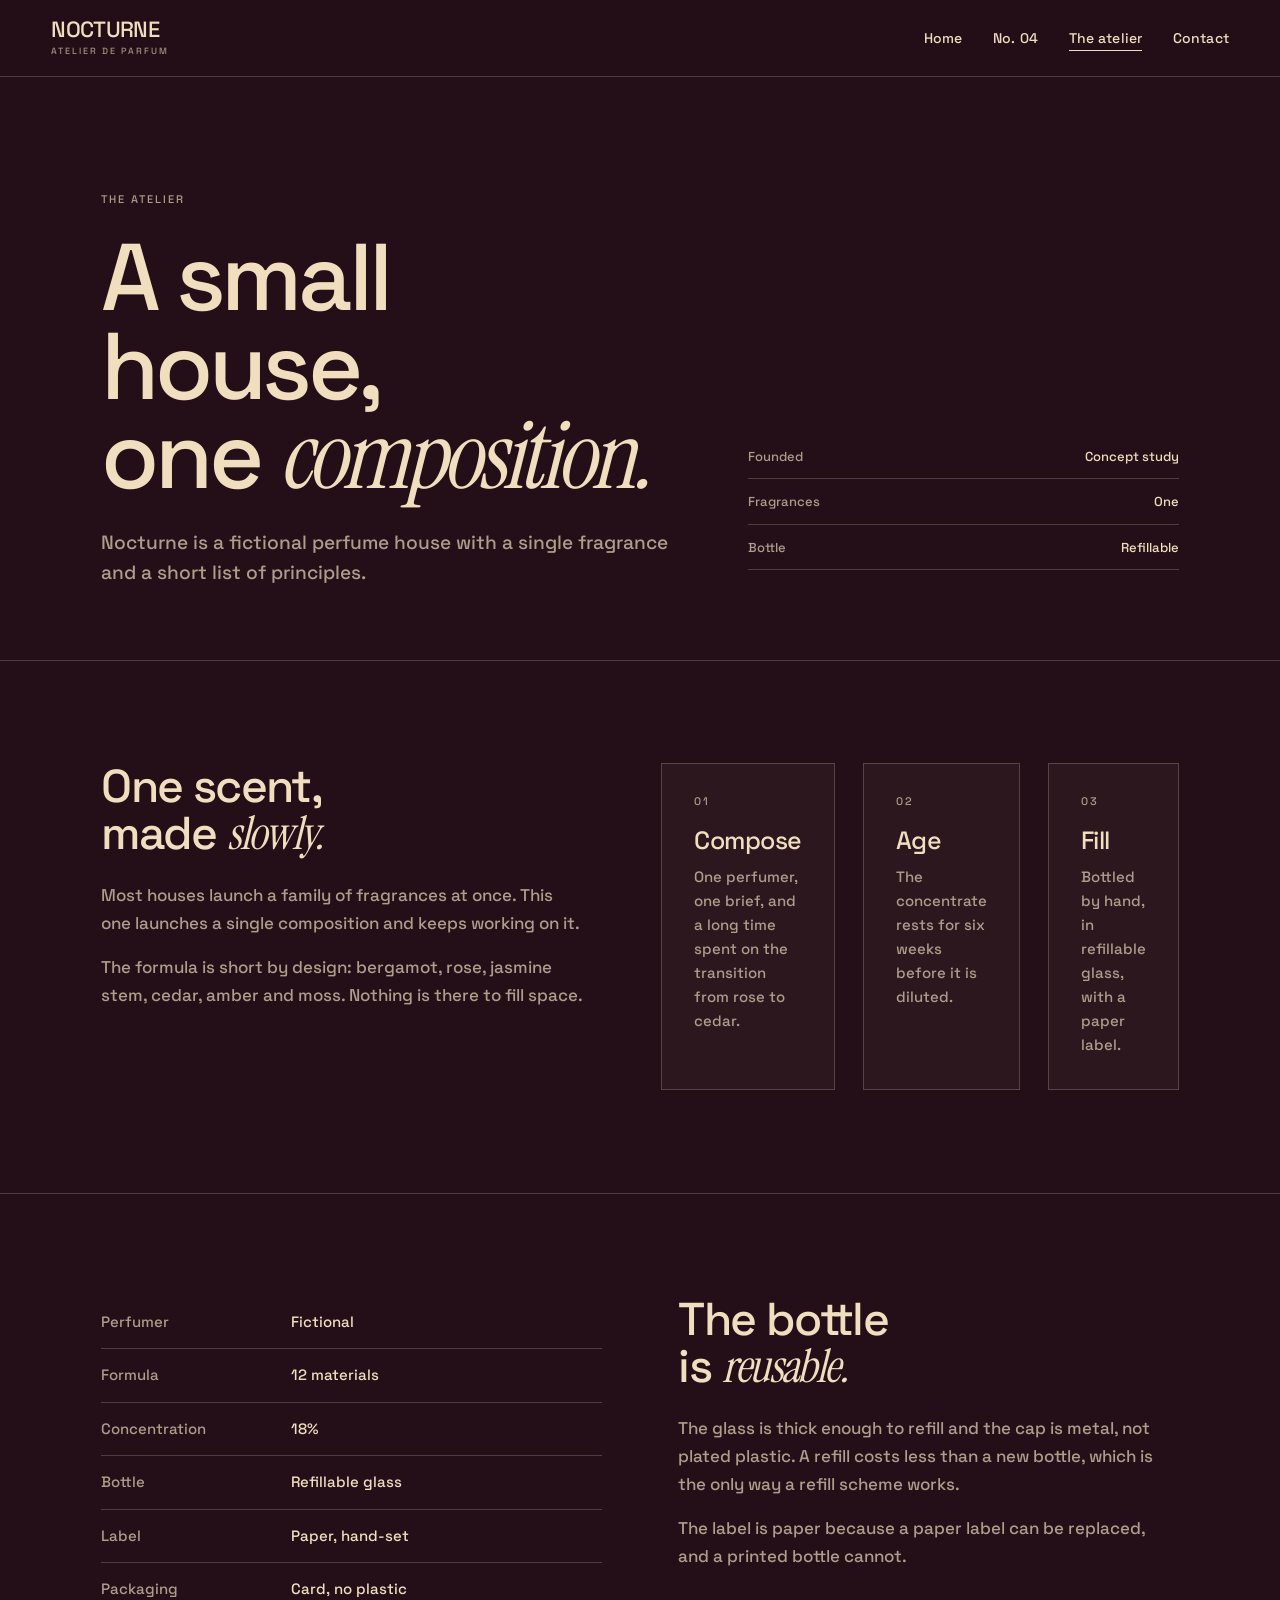
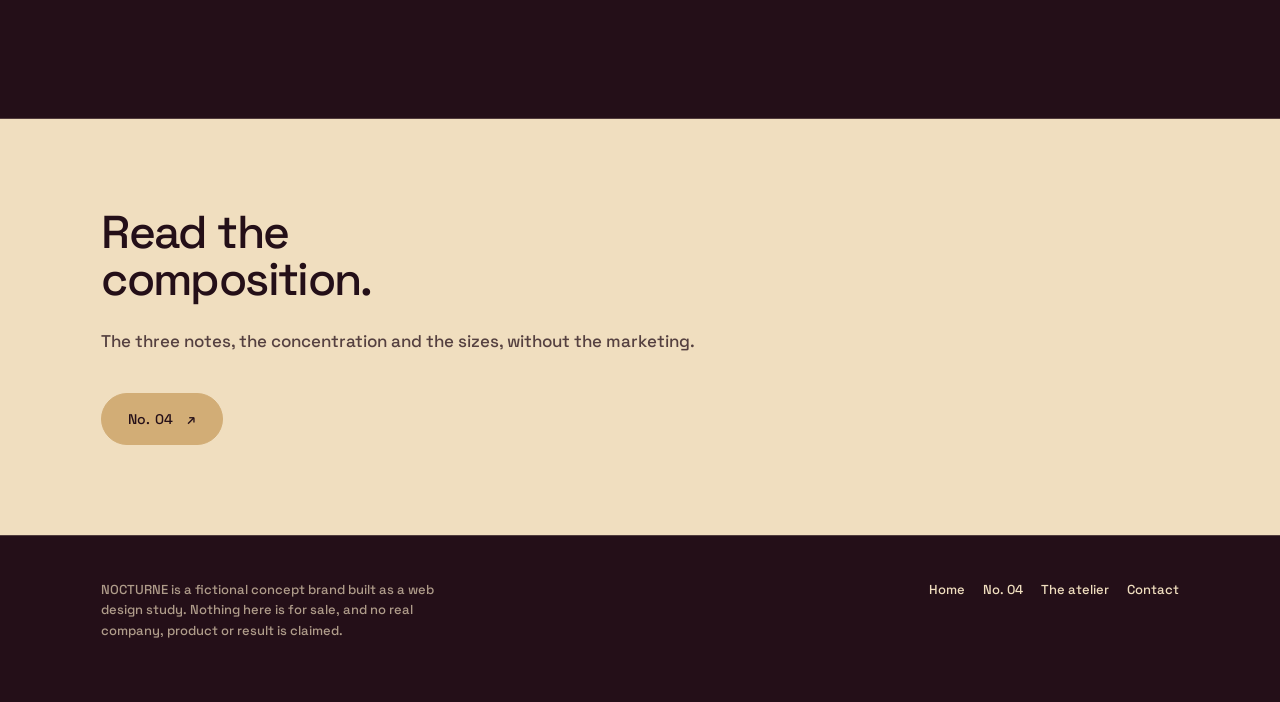
<file: atelier.html>
<!doctype html>
<html lang="en">
<head>
<meta charset="utf-8"><meta name="viewport" content="width=device-width, initial-scale=1">
<title>The atelier | Nocturne Atelier</title>
<meta name="description" content="The fictional house behind Nocturne, how the fragrance is composed, and why the bottle is refillable.">
<meta name="theme-color" content="{paper}">
<link rel="icon" href="data:image/svg+xml,%3Csvg xmlns='http://www.w3.org/2000/svg' viewBox='0 0 64 64'%3E%3Crect width='64' height='64' rx='14' fill='%23d2ad76'/%3E%3C/svg%3E">
<link rel="preload" href="./assets/sans.woff2" as="font" type="font/woff2" crossorigin>
<link rel="stylesheet" href="./common.css">
<link rel="stylesheet" href="./style.css">
<link rel="stylesheet" href="./page.css">
<script src="./page.js" defer></script>
</head>
<body class="pg-body"><header class="pg-header">
<a class="pg-brand" href="./index.html">NOCTURNE<span>Atelier de parfum</span></a>
<button class="pg-menu" data-pg-menu aria-expanded="false" aria-controls="pg-nav">Menu</button>
<nav class="pg-nav" id="pg-nav" data-pg-nav aria-label="Main"><a href="./index.html">Home</a><a href="./no-04.html">No. 04</a><a href="./atelier.html" aria-current="page">The atelier</a><a href="./contact.html">Contact</a></nav>
</header>
<main class="pg-main"><section class="pg-hero"><div class="pg-wrap">
<p class="pg-eyebrow">The atelier</p>
<div class="pg-hero-row"><div><h1 class="pg-title">A small house,<br>one <em>composition.</em></h1>
<p class="pg-lead">Nocturne is a fictional perfume house with a single fragrance and a short list of principles.</p></div><dl class="pg-hero-meta"><div><dt>Founded</dt><dd>Concept study</dd></div><div><dt>Fragrances</dt><dd>One</dd></div><div><dt>Bottle</dt><dd>Refillable</dd></div></dl></div>
</div></section><section class="pg-section "><div class="pg-wrap"><div class="pg-two"><div><h2 class="pg-h2">One scent,<br>made <em>slowly.</em></h2><p class="pg-p">Most houses launch a family of fragrances at once. This one launches a single composition and keeps working on it.</p><p class="pg-p">The formula is short by design: bergamot, rose, jasmine stem, cedar, amber and moss. Nothing is there to fill space.</p></div><div><div class="pg-three"><article class="pg-card" data-reveal><span class="pg-num">01</span><h3 class="pg-h3">Compose</h3><p>One perfumer, one brief, and a long time spent on the transition from rose to cedar.</p></article><article class="pg-card" data-reveal><span class="pg-num">02</span><h3 class="pg-h3">Age</h3><p>The concentrate rests for six weeks before it is diluted.</p></article><article class="pg-card" data-reveal><span class="pg-num">03</span><h3 class="pg-h3">Fill</h3><p>Bottled by hand, in refillable glass, with a paper label.</p></article></div></div></div></div></section><section class="pg-section "><div class="pg-wrap"><div class="pg-two"><div><table class="pg-spec"><tbody><tr><th scope="row">Perfumer</th><td>Fictional</td></tr><tr><th scope="row">Formula</th><td>12 materials</td></tr><tr><th scope="row">Concentration</th><td>18%</td></tr><tr><th scope="row">Bottle</th><td>Refillable glass</td></tr><tr><th scope="row">Label</th><td>Paper, hand-set</td></tr><tr><th scope="row">Packaging</th><td>Card, no plastic</td></tr></tbody></table></div><div><h2 class="pg-h2">The bottle<br>is <em>reusable.</em></h2><p class="pg-p">The glass is thick enough to refill and the cap is metal, not plated plastic. A refill costs less than a new bottle, which is the only way a refill scheme works.</p><p class="pg-p">The label is paper because a paper label can be replaced, and a printed bottle cannot.</p></div></div></div></section><section class="pg-band"><div class="pg-wrap"><h2 class="pg-h2">Read the<br>composition.</h2><p class="pg-p">The three notes, the concentration and the sizes, without the marketing.</p><div class="pg-actions"><a class="btn" href="./no-04.html">No. 04 <span class="arw" aria-hidden="true">&#8599;</span></a></div></div></section></main>
<footer class="pg-footer"><div class="pg-wrap"><div class="pg-footer-row">
<p>NOCTURNE is a fictional concept brand built as a web design study. Nothing here is for sale, and no real company, product or result is claimed.</p>
<nav aria-label="Footer">
<a href="./index.html">Home</a>
<a href="./no-04.html">No. 04</a>
<a href="./atelier.html">The atelier</a>
<a href="./contact.html">Contact</a>
</nav>
</div></div></footer>
</body></html>
</file>
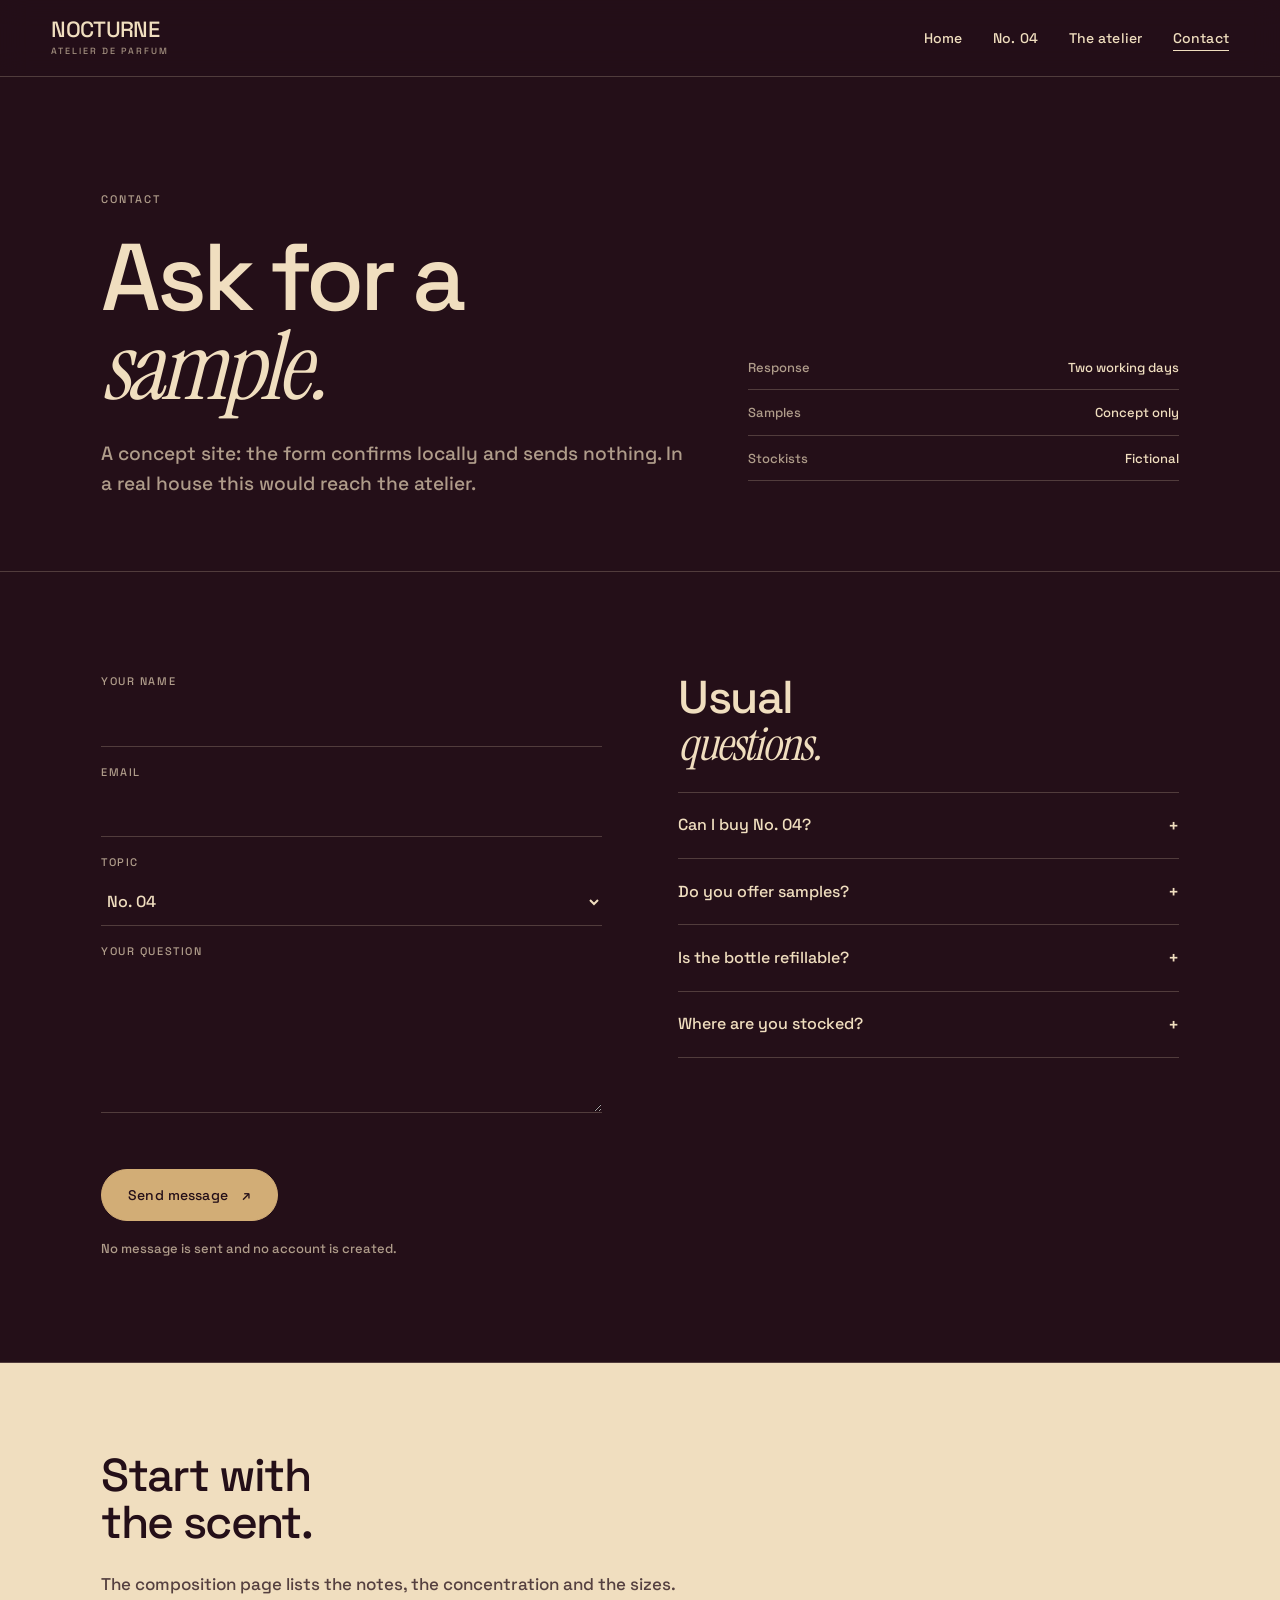
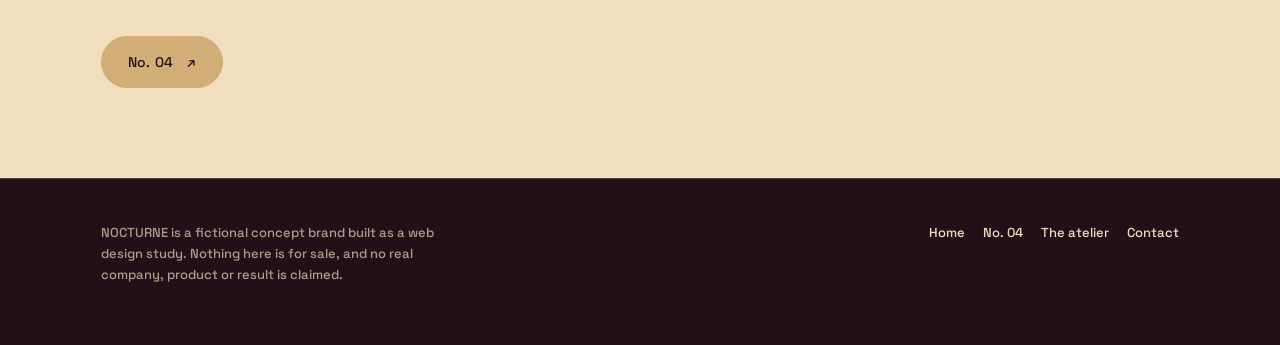
<file: contact.html>
<!doctype html>
<html lang="en">
<head>
<meta charset="utf-8"><meta name="viewport" content="width=device-width, initial-scale=1">
<title>Contact | Nocturne Atelier</title>
<meta name="description" content="Stockists, samples and press enquiries for the imagined Nocturne fragrance.">
<meta name="theme-color" content="{paper}">
<link rel="icon" href="data:image/svg+xml,%3Csvg xmlns='http://www.w3.org/2000/svg' viewBox='0 0 64 64'%3E%3Crect width='64' height='64' rx='14' fill='%23d2ad76'/%3E%3C/svg%3E">
<link rel="preload" href="./assets/sans.woff2" as="font" type="font/woff2" crossorigin>
<link rel="stylesheet" href="./common.css">
<link rel="stylesheet" href="./style.css">
<link rel="stylesheet" href="./page.css">
<script src="./page.js" defer></script>
</head>
<body class="pg-body"><header class="pg-header">
<a class="pg-brand" href="./index.html">NOCTURNE<span>Atelier de parfum</span></a>
<button class="pg-menu" data-pg-menu aria-expanded="false" aria-controls="pg-nav">Menu</button>
<nav class="pg-nav" id="pg-nav" data-pg-nav aria-label="Main"><a href="./index.html">Home</a><a href="./no-04.html">No. 04</a><a href="./atelier.html">The atelier</a><a href="./contact.html" aria-current="page">Contact</a></nav>
</header>
<main class="pg-main"><section class="pg-hero"><div class="pg-wrap">
<p class="pg-eyebrow">Contact</p>
<div class="pg-hero-row"><div><h1 class="pg-title">Ask for a<br><em>sample.</em></h1>
<p class="pg-lead">A concept site: the form confirms locally and sends nothing. In a real house this would reach the atelier.</p></div><dl class="pg-hero-meta"><div><dt>Response</dt><dd>Two working days</dd></div><div><dt>Samples</dt><dd>Concept only</dd></div><div><dt>Stockists</dt><dd>Fictional</dd></div></dl></div>
</div></section><section class="pg-section "><div class="pg-wrap"><div class="pg-two"><div><form class="pg-form" data-pg-form data-confirm="Thank you. This is a concept site, so nothing was sent."><div class="pg-field"><label for="f-name">Your name</label><input id="f-name" name="name" type="text" required></div><div class="pg-field"><label for="f-email">Email</label><input id="f-email" name="email" type="email" required></div><div class="pg-field"><label for="f-topic">Topic</label><select id="f-topic" name="topic"><option>No. 04</option><option>Samples</option><option>Stockists</option><option>Press</option><option>Something else</option></select></div><div class="pg-field"><label for="f-message">Your question</label><textarea id="f-message" name="message" rows="5" required></textarea></div><div class="pg-actions"><button class="btn solid-accent" type="submit">Send message <span class="arw" aria-hidden="true">&#8599;</span></button></div><p class="pg-note">No message is sent and no account is created.</p><p class="pg-sent" data-pg-sent role="status" aria-live="polite"></p></form></div><div><h2 class="pg-h2">Usual<br><em>questions.</em></h2><div class="pg-faq"><details><summary>Can I buy No. 04?<span aria-hidden="true">+</span></summary><p>No. Nocturne is a fictional house and the fragrance is a design study.</p></details><details><summary>Do you offer samples?<span aria-hidden="true">+</span></summary><p>In a real house, yes: a 2 ml vial is the only honest way to test a fragrance.</p></details><details><summary>Is the bottle refillable?<span aria-hidden="true">+</span></summary><p>Yes. The glass is designed to be refilled rather than replaced.</p></details><details><summary>Where are you stocked?<span aria-hidden="true">+</span></summary><p>The stockist list is fictional. The concept assumes a small number of specialist shops.</p></details></div></div></div></div></section><section class="pg-band"><div class="pg-wrap"><h2 class="pg-h2">Start with<br>the scent.</h2><p class="pg-p">The composition page lists the notes, the concentration and the sizes.</p><div class="pg-actions"><a class="btn" href="./no-04.html">No. 04 <span class="arw" aria-hidden="true">&#8599;</span></a></div></div></section></main>
<footer class="pg-footer"><div class="pg-wrap"><div class="pg-footer-row">
<p>NOCTURNE is a fictional concept brand built as a web design study. Nothing here is for sale, and no real company, product or result is claimed.</p>
<nav aria-label="Footer">
<a href="./index.html">Home</a>
<a href="./no-04.html">No. 04</a>
<a href="./atelier.html">The atelier</a>
<a href="./contact.html">Contact</a>
</nav>
</div></div></footer>
</body></html>
</file>
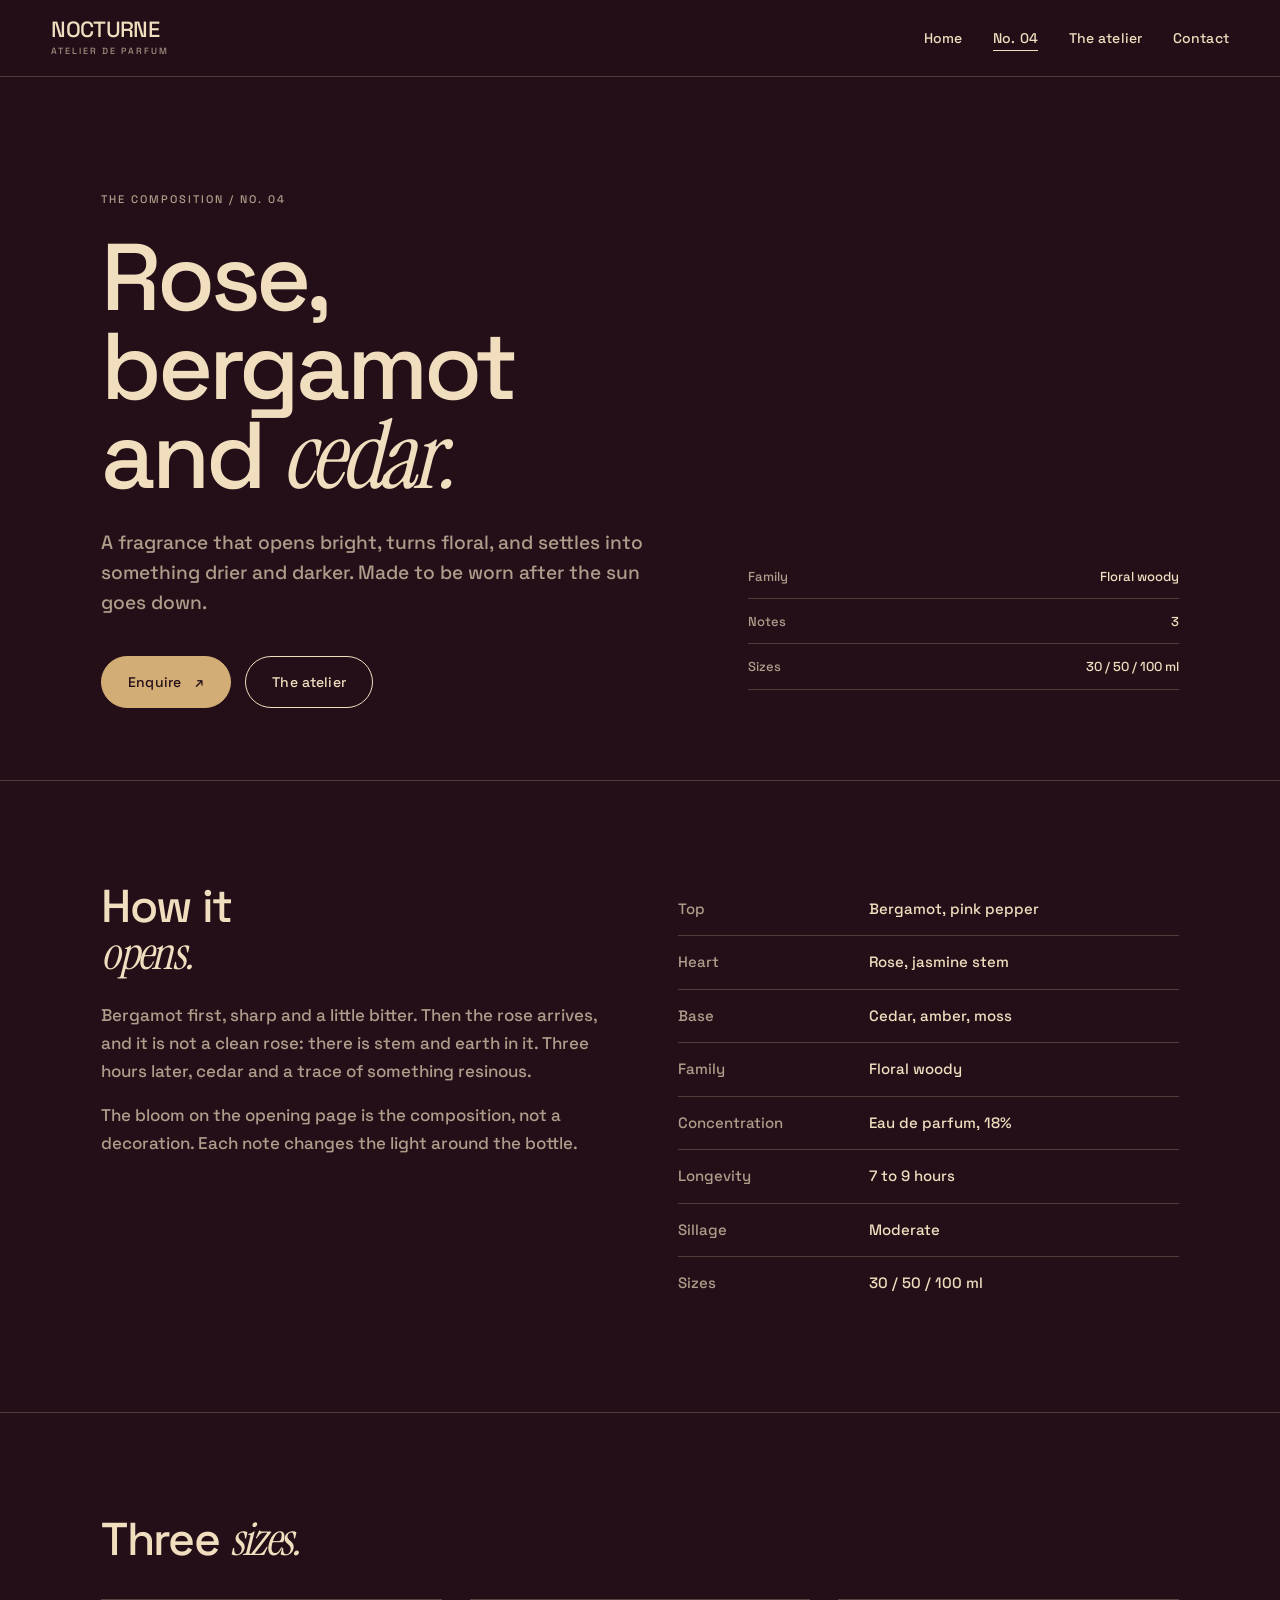
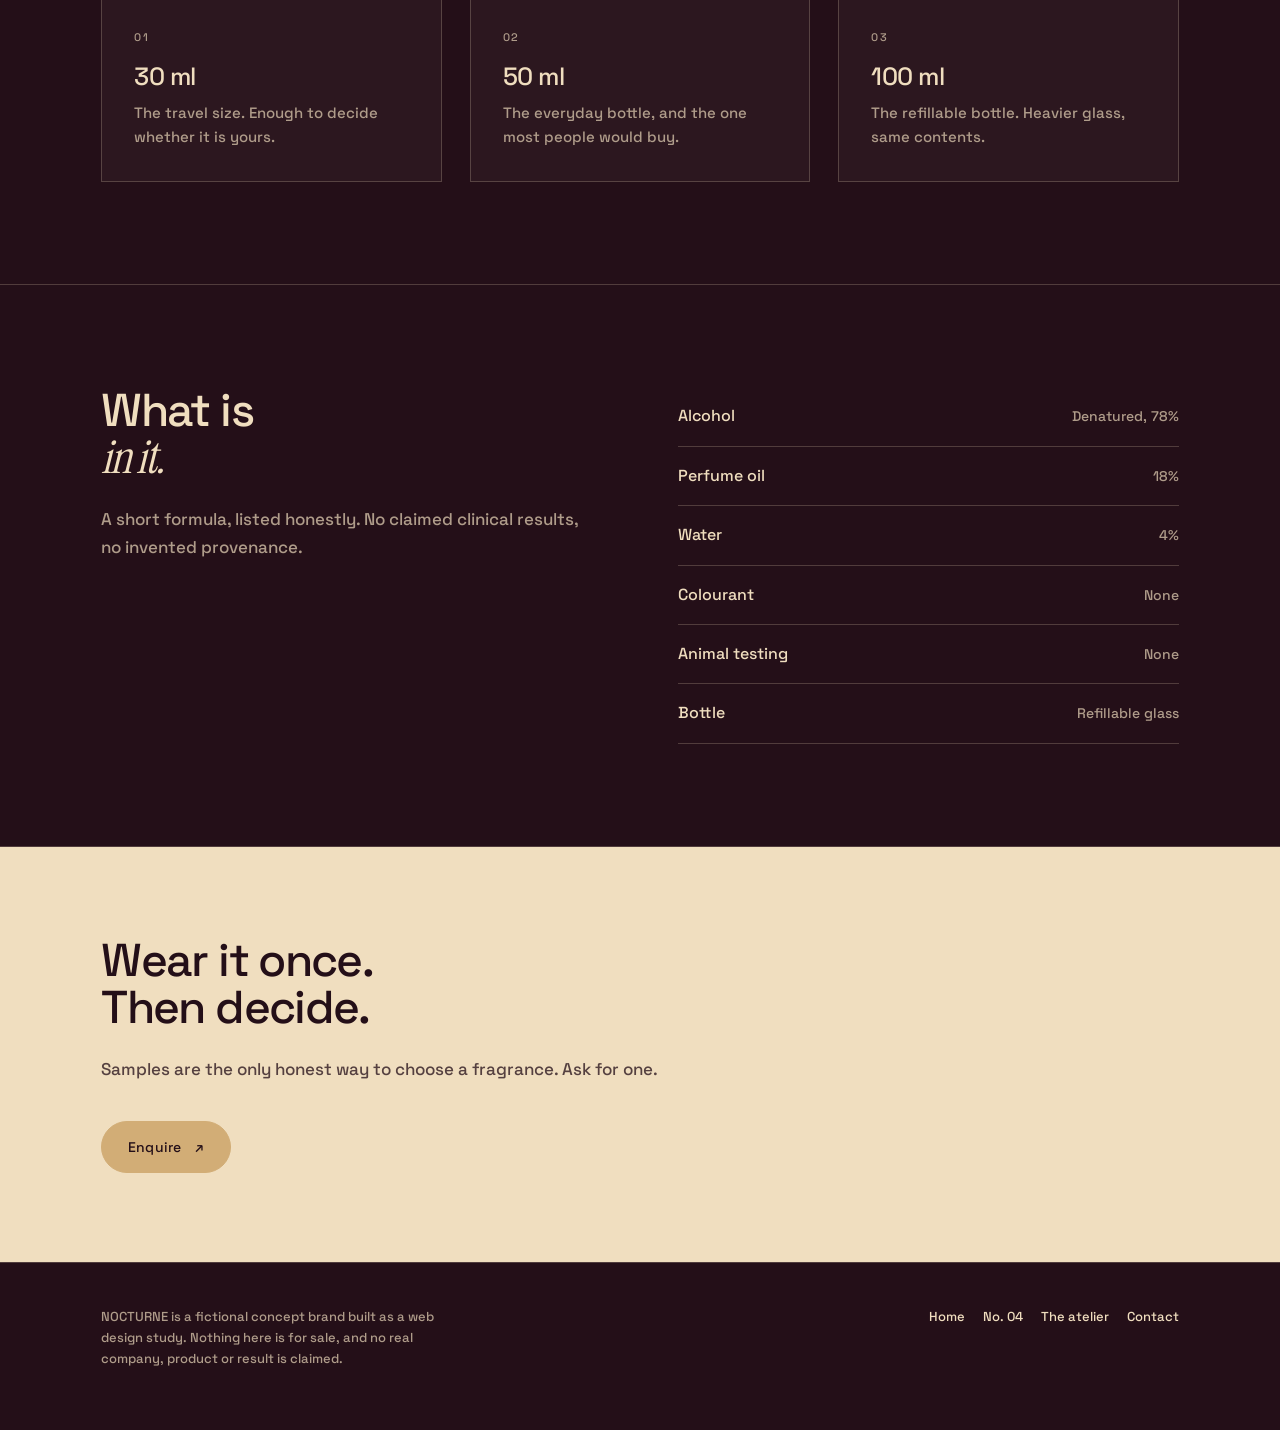
<file: no-04.html>
<!doctype html>
<html lang="en">
<head>
<meta charset="utf-8"><meta name="viewport" content="width=device-width, initial-scale=1">
<title>No. 04 | Nocturne Atelier</title>
<meta name="description" content="The notes, sizes and composition of the imagined Nocturne No. 04 fragrance.">
<meta name="theme-color" content="{paper}">
<link rel="icon" href="data:image/svg+xml,%3Csvg xmlns='http://www.w3.org/2000/svg' viewBox='0 0 64 64'%3E%3Crect width='64' height='64' rx='14' fill='%23d2ad76'/%3E%3C/svg%3E">
<link rel="preload" href="./assets/sans.woff2" as="font" type="font/woff2" crossorigin>
<link rel="stylesheet" href="./common.css">
<link rel="stylesheet" href="./style.css">
<link rel="stylesheet" href="./page.css">
<script src="./page.js" defer></script>
</head>
<body class="pg-body"><header class="pg-header">
<a class="pg-brand" href="./index.html">NOCTURNE<span>Atelier de parfum</span></a>
<button class="pg-menu" data-pg-menu aria-expanded="false" aria-controls="pg-nav">Menu</button>
<nav class="pg-nav" id="pg-nav" data-pg-nav aria-label="Main"><a href="./index.html">Home</a><a href="./no-04.html" aria-current="page">No. 04</a><a href="./atelier.html">The atelier</a><a href="./contact.html">Contact</a></nav>
</header>
<main class="pg-main"><section class="pg-hero"><div class="pg-wrap">
<p class="pg-eyebrow">The composition / no. 04</p>
<div class="pg-hero-row"><div><h1 class="pg-title">Rose, bergamot<br>and <em>cedar.</em></h1>
<p class="pg-lead">A fragrance that opens bright, turns floral, and settles into something drier and darker. Made to be worn after the sun goes down.</p><div class="pg-actions"><a class="btn solid-accent" href="./contact.html">Enquire <span class="arw" aria-hidden="true">&#8599;</span></a><a class="btn ghost" href="./atelier.html">The atelier</a></div></div><dl class="pg-hero-meta"><div><dt>Family</dt><dd>Floral woody</dd></div><div><dt>Notes</dt><dd>3</dd></div><div><dt>Sizes</dt><dd>30 / 50 / 100 ml</dd></div></dl></div>
</div></section><section class="pg-section "><div class="pg-wrap"><div class="pg-two"><div><h2 class="pg-h2">How it<br><em>opens.</em></h2><p class="pg-p">Bergamot first, sharp and a little bitter. Then the rose arrives, and it is not a clean rose: there is stem and earth in it. Three hours later, cedar and a trace of something resinous.</p><p class="pg-p">The bloom on the opening page is the composition, not a decoration. Each note changes the light around the bottle.</p></div><div><table class="pg-spec"><tbody><tr><th scope="row">Top</th><td>Bergamot, pink pepper</td></tr><tr><th scope="row">Heart</th><td>Rose, jasmine stem</td></tr><tr><th scope="row">Base</th><td>Cedar, amber, moss</td></tr><tr><th scope="row">Family</th><td>Floral woody</td></tr><tr><th scope="row">Concentration</th><td>Eau de parfum, 18%</td></tr><tr><th scope="row">Longevity</th><td>7 to 9 hours</td></tr><tr><th scope="row">Sillage</th><td>Moderate</td></tr><tr><th scope="row">Sizes</th><td>30 / 50 / 100 ml</td></tr></tbody></table></div></div></div></section><section class="pg-section "><div class="pg-wrap"><h2 class="pg-h2">Three <em>sizes.</em></h2><div style="margin-top:36px"><div class="pg-three"><article class="pg-card" data-reveal><span class="pg-num">01</span><h3 class="pg-h3">30 ml</h3><p>The travel size. Enough to decide whether it is yours.</p></article><article class="pg-card" data-reveal><span class="pg-num">02</span><h3 class="pg-h3">50 ml</h3><p>The everyday bottle, and the one most people would buy.</p></article><article class="pg-card" data-reveal><span class="pg-num">03</span><h3 class="pg-h3">100 ml</h3><p>The refillable bottle. Heavier glass, same contents.</p></article></div></div></div></section><section class="pg-section "><div class="pg-wrap"><div class="pg-two"><div><h2 class="pg-h2">What is<br><em>in it.</em></h2><p class="pg-p">A short formula, listed honestly. No claimed clinical results, no invented provenance.</p></div><div><ul class="pg-list"><li><span class="k">Alcohol</span><span class="v">Denatured, 78%</span></li><li><span class="k">Perfume oil</span><span class="v">18%</span></li><li><span class="k">Water</span><span class="v">4%</span></li><li><span class="k">Colourant</span><span class="v">None</span></li><li><span class="k">Animal testing</span><span class="v">None</span></li><li><span class="k">Bottle</span><span class="v">Refillable glass</span></li></ul></div></div></div></section><section class="pg-band"><div class="pg-wrap"><h2 class="pg-h2">Wear it once.<br>Then decide.</h2><p class="pg-p">Samples are the only honest way to choose a fragrance. Ask for one.</p><div class="pg-actions"><a class="btn" href="./contact.html">Enquire <span class="arw" aria-hidden="true">&#8599;</span></a></div></div></section></main>
<footer class="pg-footer"><div class="pg-wrap"><div class="pg-footer-row">
<p>NOCTURNE is a fictional concept brand built as a web design study. Nothing here is for sale, and no real company, product or result is claimed.</p>
<nav aria-label="Footer">
<a href="./index.html">Home</a>
<a href="./no-04.html">No. 04</a>
<a href="./atelier.html">The atelier</a>
<a href="./contact.html">Contact</a>
</nav>
</div></div></footer>
</body></html>
</file>
<file: common.css>
@font-face{font-family:DM;src:url('./assets/sans.woff2');font-display:swap}@font-face{font-family:Space;font-weight:500;src:url('./assets/display.woff2');font-display:swap}@font-face{font-family:Instrument;src:url('./assets/serif.woff2');font-display:swap}
*{box-sizing:border-box}html{scroll-behavior:smooth;scroll-padding-top:0}body{margin:0;background:var(--paper);color:var(--ink);font:18px/1.6 DM,Arial,sans-serif}button,a,input{-webkit-tap-highlight-color:transparent}a{color:inherit;text-decoration:none}button{font:inherit;color:inherit;cursor:pointer}button:disabled{cursor:wait}button,a{touch-action:manipulation}button:focus-visible,a:focus-visible,input:focus-visible{outline:2px solid var(--accent);outline-offset:6px}::selection{background:var(--accent);color:var(--paper)}.skip{position:fixed;top:-90px;left:24px;z-index:100;background:var(--ink);color:var(--paper);padding:16px}.skip:focus{top:12px}
.nav{position:fixed;z-index:20;top:0;left:0;width:100%;height:96px;padding:0 5vw;display:flex;align-items:center;justify-content:space-between;background:color-mix(in srgb,var(--paper) 95%,transparent);backdrop-filter:blur(12px)}.brand{font:500 32px Space,Arial,sans-serif;letter-spacing:-1.8px}.nav-links{display:flex;align-items:center;gap:32px;font-size:14px}.nav-links a{position:relative;padding:12px 0}.nav-links a:after{content:'';position:absolute;left:0;right:100%;bottom:6px;height:1px;background:currentColor;transition:right .3s}.nav-links a:hover:after{right:0}.nav-button{font-size:14px;min-height:44px;padding:10px 20px;border:1px solid var(--line);background:transparent;border-radius:32px}.menu-toggle{display:none}
.story{position:relative;isolation:isolate}.stage{position:sticky;top:0;height:100svh;margin-bottom:-100svh;overflow:hidden;isolation:isolate}.stage canvas{position:absolute;inset:0;width:100%;height:100%;z-index:1}.scene-backdrop{position:absolute;inset:0;z-index:0;pointer-events:none;overflow:hidden;background:var(--scene-background,var(--paper))}.scene-word{position:absolute;right:-.03em;top:9%;font:500 clamp(130px,20vw,330px)/1 Space;letter-spacing:-.08em;white-space:nowrap;color:var(--ink);opacity:.055;transform:translateY(calc(var(--travel,0)*-50px))}.scene-orbit{position:absolute;width:52vw;height:52vw;right:-5vw;top:14%;border:1px solid var(--line);border-radius:50%;opacity:.45}.scene-foreground{position:absolute;inset:0;z-index:2;pointer-events:none}.scene-foreground:after{content:'';position:absolute;left:5vw;right:5vw;bottom:60px;height:1px;background:var(--line);opacity:.5}.scene-index{position:absolute;right:5vw;bottom:78px;font:400 72px/1 Instrument;letter-spacing:-3px;color:var(--accent)}
.chapter{position:relative;z-index:3;min-height:max(100svh,800px);display:flex;align-items:center;padding:130px 5vw 110px;pointer-events:none}.chapter .copy{width:40%;max-width:480px;pointer-events:auto;position:relative}.chapter .copy:before{content:'';position:absolute;inset:-40px -60px -40px -5vw;background:linear-gradient(90deg,var(--paper) calc(100% - 60px),transparent);z-index:-1;pointer-events:none}.chapter.right{justify-content:flex-start}.chapter.hero{align-items:center}.chapter.hero .copy{max-width:580px;width:47%}.chapter.hero .copy:before{display:none}.eyebrow{text-transform:uppercase;font:12px/1.5 DM,sans-serif;letter-spacing:1.8px;margin:0 0 20px}h1,h2,h3,p{margin-top:0}h1{font:500 clamp(72px,8.2vw,132px)/1 Space,sans-serif;letter-spacing:-.075em;margin-bottom:28px}h2{font:500 clamp(52px,4.7vw,76px)/1.04 Space,sans-serif;letter-spacing:-.06em;margin-bottom:28px}h3{font:500 30px/1.2 Space,sans-serif;letter-spacing:-1px}.copy>p:not(.eyebrow),.lede{font-size:18px;line-height:1.6;max-width:390px;margin-bottom:24px}.button{display:inline-flex;align-items:center;justify-content:space-between;gap:32px;padding:15px 25px;background:var(--accent);color:var(--button-ink,var(--paper));border:0;border-radius:40px;font-size:15px;min-height:52px;transition:background .25s,transform .25s}.button:hover{transform:translateY(-3px);background:var(--ink)}.button span{font-size:22px;line-height:1}.text-link{display:inline-flex;align-items:center;justify-content:space-between;gap:30px;font-size:15px;min-height:48px;padding:10px 0;border-bottom:1px solid currentColor}.hero-footer{position:absolute;bottom:35px;left:5vw;right:5vw;display:flex;justify-content:flex-start;align-items:flex-end;gap:48px;font-size:12px;line-height:1.5}.hero-footer span{max-width:250px}.chapter-count{font-size:13px;line-height:1.5;display:inline-block;border-top:1px solid var(--line);padding-top:14px;margin-bottom:24px;min-width:190px}.scene-note{position:absolute;bottom:28px;right:5vw;z-index:2;font-size:12px;letter-spacing:.6px;pointer-events:none}.render-status{position:absolute;left:5vw;bottom:32px;font-size:12px;z-index:2}.scene-ready:not(.no-webgl) .render-status{display:none}.travel-progress{position:fixed;bottom:0;left:0;right:0;height:3px;transform:scaleX(0);transform-origin:left;background:var(--accent);z-index:25}.chapter-nav{position:fixed;right:12px;top:43%;z-index:15;display:flex;flex-direction:column}.chapter-nav a{height:32px;width:24px;display:grid;place-items:center}.chapter-nav a:after{content:'';width:6px;height:6px;border:1px solid currentColor;border-radius:50%;opacity:.4}.chapter-nav a.is-active:after{background:currentColor;opacity:1;transform:scale(1.3)}
.section{scroll-margin-top:96px;position:relative;z-index:5;background:var(--paper);padding:110px 7vw}.section-header{display:grid;grid-template-columns:1.4fr 1fr;align-items:end;gap:8vw;margin-bottom:72px}.section-header>p{max-width:420px;font-size:18px;line-height:1.6}.detail-row{display:grid;grid-template-columns:.3fr 1.3fr 1fr;gap:4vw;border-top:1px solid var(--line);padding:34px 0}.detail-row p{font-size:18px;line-height:1.6;max-width:400px}.detail-num{font:14px Space,sans-serif}.footer{position:relative;z-index:5;padding:36px 5vw;border-top:1px solid var(--line);background:var(--paper);display:flex;justify-content:space-between;align-items:center;gap:24px;font-size:12px}.footer .brand{font-size:27px}.reveal{transition:opacity .6s,translate .6s}.reveal.pre{opacity:0;visibility:hidden;translate:0 16px}.choices{display:flex;gap:14px;align-items:center;margin:28px 0}.choice{width:44px;height:44px;border:1px solid var(--line);border-radius:50%;background:var(--swatch);position:relative;flex-shrink:0}.choice[aria-pressed=true]:after{content:'';position:absolute;inset:-5px;border-radius:50%;border:1px solid currentColor}dialog{border:1px solid var(--line);padding:56px;max-width:650px;width:calc(100% - 32px);background:var(--paper);color:var(--ink)}dialog::backdrop{background:#15100cb0;backdrop-filter:blur(12px)}dialog h2{font-size:54px}dialog p{font-size:18px;line-height:1.6}dialog .close{position:absolute;right:12px;top:12px;background:none;border:0;font-size:28px;min-width:44px;min-height:44px}.no-webgl .stage:after{content:'A study in form, light and movement';position:absolute;inset:45% 10% 10% 50%;display:grid;place-items:center;font:44px Instrument,serif;text-align:center}.no-webgl .stage canvas{opacity:0}.motion-off .copy:before{background:linear-gradient(90deg,var(--paper) 80%,transparent)}.path-inspection .chapter,.path-inspection .scene-backdrop,.path-inspection .scene-foreground{visibility:hidden}.path-inspection .stage{background:var(--paper)}
@media(min-width:700px) and (max-width:1049px){.nav{padding:0 5vw}.nav-links{gap:18px}.chapter .copy{width:43%}.chapter.hero .copy{width:49%}h1{font-size:9vw}h2{font-size:5.8vw}.section{padding:90px 6vw}.detail-row{gap:24px}.scene-word{top:16%}}
@media(max-width:699px){html{scroll-padding-top:0}body{font-size:17px}.nav{height:80px;padding:0 6vw}.brand{font-size:29px}.nav-links{display:none;position:absolute;top:72px;left:5vw;right:5vw;background:var(--paper);border:1px solid var(--line);padding:24px;flex-direction:column;align-items:stretch;gap:12px;font-size:16px}.nav-links.open{display:flex}.menu-toggle{display:block;border:1px solid var(--line);background:var(--paper);border-radius:30px;padding:10px 18px;font-size:14px;min-height:44px}.chapter,.chapter.hero{padding:112px 6vw 55svh;align-items:flex-start;min-height:max(114svh,980px)}.chapter .copy,.chapter.hero .copy{max-width:100%;width:100%}.chapter .copy:before{inset:-26px -6vw -30px;background:linear-gradient(var(--paper) calc(100% - 20px),transparent)}h1{font-size:clamp(64px,16vw,94px);margin-bottom:26px}h2{font-size:clamp(48px,12.6vw,68px);line-height:1.03;margin-bottom:24px}.copy>p:not(.eyebrow),.lede{font-size:17px;line-height:1.6;max-width:100%;margin-bottom:24px}.eyebrow{font-size:12px;letter-spacing:1px;margin-bottom:18px}.chapter-count{font-size:12px;margin-bottom:20px;padding-top:12px}.button{font-size:15px;padding:14px 22px}.text-link{font-size:15px}.hero-footer{left:6vw;right:6vw;bottom:24px;font-size:12px}.hero-footer>span{display:none}.hero-footer{justify-content:flex-start}.scene-note{right:6vw;bottom:25px;font-size:12px}.scene-index{right:6vw;bottom:65px;font-size:54px}.scene-foreground:after{left:6vw;right:6vw;bottom:55px}.scene-word{font-size:40vw;top:48%;right:-.08em}.scene-orbit{width:110vw;height:110vw;right:-5vw;top:49%}.chapter-nav{display:none}.section{padding:72px 6vw}.section-header{display:block;margin-bottom:44px}.section-header h2{font-size:48px}.section-header>p{font-size:17px;max-width:100%;margin-top:26px}.detail-row{grid-template-columns:28px 1fr;gap:12px;padding:26px 0}.detail-row p{grid-column:2;font-size:17px}.detail-row h3{font-size:28px}.footer{padding:30px 6vw;gap:24px;flex-wrap:wrap;font-size:12px}.footer>span{max-width:220px}.footer>a:last-child{width:100%}dialog{padding:48px 26px 32px}dialog h2{font-size:44px}dialog p{font-size:17px}.choices{gap:14px}.no-webgl .stage:after{inset:58% 10% 10%}.motion-off .chapter .copy:before{background:linear-gradient(var(--paper) 85%,transparent)}}
@media(prefers-reduced-motion:reduce){html{scroll-behavior:auto}*,*:before,*:after{animation:none!important;transition:none!important}.reveal.pre:not(.revealed){opacity:1;visibility:visible;translate:none}}
</file>
<file: style.css>
:root{--paper:#240f18;--ink:#f0debf;--accent:#d2ad76;--line:#8c6655;--button-ink:#240f18;--scene-background:radial-gradient(ellipse at 74% 48%,#61333d,#240f18 66%)}.brand{font:18px/1.3 DM;letter-spacing:4px}.brand span{display:block;font:10px DM;letter-spacing:2px;margin-top:6px}.chapter.hero .copy{width:40%;padding-top:194px}.hero h1{position:absolute;width:1px;height:1px;overflow:hidden;clip-path:inset(50%)}.hero .eyebrow{font-size:12px;letter-spacing:1.7px;max-width:300px}.hero-aside p{font:46px/1.1 Instrument,Georgia,serif;letter-spacing:-.8px;margin:24px 0}.hero-aside p em{color:#e0ad97;font-weight:400}.hero-aside>span{font-size:12px;letter-spacing:1px}.scent-seal{width:116px;height:116px;border:1px solid var(--line);border-radius:50%;display:flex;flex-direction:column;align-items:center;justify-content:center;gap:5px;transform:rotate(8deg);transition:transform .5s;margin-top:32px}.scent-seal:hover{transform:rotate(-8deg)}.scent-seal>span{font-size:10px;letter-spacing:1px}.scent-seal strong{font:42px/1 Instrument}.scene-title{position:absolute;left:5vw;right:2vw;top:11%;font:400 18.4vw/.9 Instrument,Georgia,serif;letter-spacing:-.04em;color:#e1c9a6;white-space:nowrap;opacity:var(--opening,1);transform:translateY(calc(var(--travel,0)*-180px))}.scene-word{font:400 27vw/1 Instrument;top:22%;right:0;opacity:.045}.scene-orbit{border-color:#d2ad7630;top:16%;right:-4vw}.scene-foreground:before{content:'';position:absolute;right:-8vw;bottom:-11vw;width:22vw;height:34vw;border-radius:90% 5% 80% 15%;background:linear-gradient(60deg,#1b080fed,#7b263855);transform:rotate(24deg);filter:blur(2px)}.scene-index{color:#d2ad76}.chapter:not(.hero) .copy:before{background:linear-gradient(90deg,#240f18 calc(100% - 60px),transparent)}.chapter h2{font:400 clamp(64px,6.6vw,100px)/.98 Instrument,Georgia,serif;letter-spacing:-.025em}.chapter h2 em{font-weight:400;color:#dfab9b}.chapter-count{color:#d0ab8d}.copy>p.italic-line{font:30px/1.25 Instrument;color:#dfb9ab;margin-top:28px}.note-choices{display:flex;flex-wrap:wrap;gap:10px;margin:28px 0 18px}.note-choices button{border:1px solid #a77d62;background:transparent;border-radius:30px;padding:11px 19px;font-size:15px;min-height:48px}.note-choices button[aria-pressed=true],.note-choices button:hover{background:#e5c9a2;color:#240f18}.copy>p.note-description,.copy>p.scent-status{font-size:14px;color:#dfb9ab}.scent-status{margin-top:20px}.composition{background:#ecdcc2;color:#39292b;--paper:#ecdcc2;--ink:#39292b;--line:#b39d80}.composition h2{font:72px/1.03 Instrument;letter-spacing:-1.5px}.composition h2 em{font-weight:400;color:#825044}.note-grid{display:grid;grid-template-columns:repeat(3,1fr);gap:4vw}.note-card{border-top:1px solid #b39d80;padding:24px 0}.note-card>span{font-size:12px;letter-spacing:.6px}.note-card h3{font:48px Instrument;margin:20px 0}.note-card p{font-size:18px;line-height:1.6}.botanical{height:220px;position:relative;display:flex;align-items:center;justify-content:center;transition:transform .6s}.note-card:hover .botanical{transform:rotate(10deg) scale(1.05)}.botanical i{display:block;position:absolute;width:70px;height:110px;border:1px solid #86504270;border-radius:90% 10% 80% 20%;background:linear-gradient(120deg,#ba5a5a80,#752e3b10);transform:rotate(calc(var(--i)*60deg)) translateY(-18px)}.botanical i:nth-child(1){--i:0}.botanical i:nth-child(2){--i:1}.botanical i:nth-child(3){--i:2}.botanical i:nth-child(4){--i:3}.botanical i:nth-child(5){--i:4}.botanical i:nth-child(6){--i:5}.citrus i{border-color:#a39a3d;border-radius:90% 5% 90% 5%;background:linear-gradient(120deg,#bcb65b99,#d0b76310);width:48px;height:84px}.cedar i{border-color:#7b6338;border-radius:50% 0;width:18px;height:110px;background:linear-gradient(90deg,#8d7b4733,#56522e77);transform:rotate(calc(var(--i)*25deg - 60deg)) translateY(-22px)}.collection-end{border-top:1px solid #b39d80;margin-top:64px;padding-top:64px;display:flex;justify-content:space-between;align-items:flex-end;gap:32px}.collection-end p{font:88px/1 Instrument;letter-spacing:-2px;margin:0}.collection-end em{color:#825044;font-weight:400}.collection-end .text-link{background:none;border:0;border-bottom:1px solid currentColor;border-radius:0;min-width:180px;margin-bottom:8px}.footer .brand{font:17px DM;letter-spacing:4px}.button:hover{background:#f0debf;color:#240f18}
@media(max-width:699px){.brand{font-size:16px;letter-spacing:3px}.brand span{font-size:9px;letter-spacing:1px}.chapter.hero .copy{width:100%;padding-top:0}.scene-title{top:55%;left:3vw;font-size:24.5vw;transform:translateY(calc(var(--travel,0)*-100px))}.hero-aside p{font-size:42px;line-height:1.08;margin:20px 0}.hero-aside>span{font-size:12px}.scent-seal{width:100px;height:100px;margin-top:28px}.scent-seal strong{font-size:36px}.scent-seal>span{font-size:9px}.chapter h2{font-size:16vw;line-height:1}.copy>p.italic-line{display:none}.chapter:not(.hero) .copy:before{background:linear-gradient(#240f18 calc(100% - 20px),transparent)}.note-choices{margin-top:24px}.note-choices button{font-size:14px;padding:10px 17px}.composition h2{font-size:54px}.note-grid{grid-template-columns:1fr;gap:20px}.note-card{display:grid;grid-template-columns:100px 1fr;column-gap:22px}.botanical{grid-row:1/4;height:180px;scale:.75}.note-card h3{font-size:42px;margin:12px 0}.note-card p{font-size:17px}.note-card>span{font-size:12px}.collection-end{display:block;margin-top:36px;padding-top:40px}.collection-end p{font-size:66px}.collection-end .text-link{margin-top:30px}.scene-foreground:before{width:40vw;height:60vw;right:-19vw;bottom:-15vw}.scene-word{top:59%;font-size:44vw}.scene-orbit{top:55%}.footer .brand{font-size:17px}}

@media(min-width:700px){.scent-seal{width:max-content;height:48px;border:0;border-bottom:1px solid var(--line);border-radius:0;flex-direction:row;gap:6px;margin-top:24px;transform:none}.scent-seal>span{font-size:14px;letter-spacing:.5px}.scent-seal strong{display:none}.scent-seal:hover{transform:translateX(4px)}}
</file>
<file: page.css>
/* Inner-page system. Inherits each brand's paper, ink and accent. */
:root{
  --pg-display:Space,Arial,sans-serif;
  --pg-serif:Instrument,Georgia,serif;
  --pg-rule:color-mix(in srgb, var(--ink) 22%, transparent);
  --pg-soft:color-mix(in srgb, var(--ink) 7%, var(--paper));
  --pg-softer:color-mix(in srgb, var(--ink) 4%, var(--paper));
  --pg-mute:color-mix(in srgb, var(--ink) 68%, var(--paper));
  --pg-ease:cubic-bezier(.22,1,.36,1);
  --pg-snap:cubic-bezier(.2,.9,.25,1.2);
}
.pg-body{background:var(--paper);color:var(--ink);margin:0}
.pg-wrap{max-width:1180px;margin:0 auto;padding:0 clamp(20px,4vw,56px)}

/* page enter */
@keyframes pgIn{from{opacity:0;transform:translateY(16px)}to{opacity:1;transform:none}}
.pg-main{animation:pgIn .6s var(--pg-ease) both}

/* header */
.pg-header{position:sticky;top:0;z-index:60;display:flex;align-items:center;justify-content:space-between;gap:20px;
  padding:18px clamp(20px,4vw,56px);background:color-mix(in srgb, var(--paper) 88%, transparent);
  backdrop-filter:blur(14px);border-bottom:1px solid var(--pg-rule)}
.pg-brand{font:500 22px/1 var(--pg-display);letter-spacing:-.03em;color:var(--ink);text-decoration:none}
.pg-brand span{display:block;font:500 9px/1.4 var(--pg-display);letter-spacing:.22em;text-transform:uppercase;opacity:.62;margin-top:5px}
.pg-nav{display:flex;align-items:center;gap:clamp(14px,2.4vw,34px)}
.pg-nav a{position:relative;font:400 14px/1 var(--pg-display);color:var(--ink);text-decoration:none;padding:10px 0;letter-spacing:.01em}
.pg-nav a:after{content:'';position:absolute;left:0;right:0;bottom:4px;height:1px;background:currentColor;transform:scaleX(0);transform-origin:left;transition:transform .35s var(--pg-ease)}
.pg-nav a:hover:after,.pg-nav a:focus-visible:after,.pg-nav a[aria-current='page']:after{transform:scaleX(1)}
.pg-nav a[aria-current='page']{font-weight:500}
.pg-menu{display:none;border:1px solid var(--pg-rule);background:transparent;color:var(--ink);font:500 13px/1 var(--pg-display);
  padding:12px 16px;border-radius:99px;cursor:pointer;min-height:44px}
.pg-nav a:focus-visible,.pg-brand:focus-visible,.pg-menu:focus-visible,.btn:focus-visible,
.pg-form input:focus-visible,.pg-form textarea:focus-visible,.pg-form select:focus-visible{
  outline:2px solid var(--accent);outline-offset:4px}

/* hero */
.pg-hero{padding:clamp(56px,9vw,120px) 0 clamp(40px,6vw,72px);border-bottom:1px solid var(--pg-rule)}
.pg-eyebrow{font:500 11px/1.4 var(--pg-display);letter-spacing:.18em;text-transform:uppercase;color:var(--pg-mute);margin:0 0 26px}
.pg-title{font:500 clamp(42px,7.4vw,104px)/.94 var(--pg-display);letter-spacing:-.045em;margin:0 0 28px;max-width:16ch}
.pg-title em{font-family:var(--pg-serif);font-style:italic;font-weight:400}
.pg-lead{font:400 clamp(17px,1.5vw,21px)/1.55 var(--pg-display);max-width:52ch;color:var(--pg-mute);margin:0}
.pg-hero-row{display:grid;grid-template-columns:1.15fr .85fr;gap:clamp(24px,5vw,72px);align-items:end}
.pg-hero-meta{display:grid;gap:14px;padding-top:8px}
.pg-hero-meta div{display:flex;justify-content:space-between;gap:16px;padding-bottom:12px;border-bottom:1px solid var(--pg-rule);
  font:400 13px/1.4 var(--pg-display)}
.pg-hero-meta dt{color:var(--pg-mute)}
.pg-hero-meta dd{margin:0;text-align:right}

/* actions */
.btn{display:inline-flex;align-items:center;justify-content:center;gap:14px;min-height:52px;padding:15px 26px;
  border-radius:99px;border:1px solid var(--ink);background:var(--ink);color:var(--paper);text-decoration:none;
  font:500 14px/1 var(--pg-display);letter-spacing:.01em;cursor:pointer;
  transition:transform .18s var(--pg-snap), background .25s, color .25s, box-shadow .25s}
.btn.solid-accent{background:var(--accent);border-color:var(--accent);color:var(--button-ink,var(--ink))}
.btn.ghost{background:transparent;color:var(--ink)}
.btn:hover{transform:translateY(-2px);box-shadow:0 10px 26px color-mix(in srgb,var(--ink) 18%,transparent)}
.btn:active{transform:scale(.955) translateY(0);box-shadow:0 2px 8px color-mix(in srgb,var(--ink) 22%,transparent)}
.btn .arw{transition:transform .3s var(--pg-ease)}
.btn:hover .arw{transform:translate(3px,-3px)}
.pg-actions{display:flex;flex-wrap:wrap;gap:14px;margin-top:38px}

/* sections */
.pg-section{padding:clamp(56px,8vw,110px) 0;border-bottom:1px solid var(--pg-rule)}
.pg-section:last-of-type{border-bottom:0}
.pg-h2{font:500 clamp(28px,3.6vw,52px)/1.02 var(--pg-display);letter-spacing:-.035em;margin:0 0 24px;max-width:20ch}
.pg-h2 em{font-family:var(--pg-serif);font-style:italic;font-weight:400}
.pg-h3{font:500 clamp(19px,2vw,25px)/1.2 var(--pg-display);letter-spacing:-.02em;margin:0 0 10px}
.pg-p{font:400 17px/1.65 var(--pg-display);max-width:62ch;color:var(--pg-mute);margin:0 0 16px}
.pg-two{display:grid;grid-template-columns:1fr 1fr;gap:clamp(24px,6vw,80px);align-items:start}
.pg-three{display:grid;grid-template-columns:repeat(3,1fr);gap:clamp(16px,2.4vw,28px)}

/* cards */
.pg-card{border:1px solid var(--pg-rule);background:var(--pg-softer);padding:clamp(20px,2.6vw,32px);
  transition:transform .35s var(--pg-ease), border-color .35s, background .35s}
.pg-card:hover{transform:translateY(-4px);border-color:color-mix(in srgb,var(--ink) 45%,transparent);background:var(--pg-soft)}
.pg-card .pg-num{font:500 11px/1 var(--pg-display);letter-spacing:.16em;color:var(--pg-mute);display:block;margin-bottom:18px}
.pg-card p{font:400 15px/1.6 var(--pg-display);color:var(--pg-mute);margin:0}

/* spec table */
.pg-spec{width:100%;border-collapse:collapse;font:400 15px/1.5 var(--pg-display)}
.pg-spec th,.pg-spec td{text-align:left;padding:15px 0;border-bottom:1px solid var(--pg-rule);vertical-align:top}
.pg-spec th{width:38%;font-weight:400;color:var(--pg-mute)}
.pg-spec td{font-weight:500}
.pg-spec tr:last-child th,.pg-spec tr:last-child td{border-bottom:0}

/* steps */
.pg-steps{counter-reset:s;display:grid;gap:0}
.pg-step{counter-increment:s;display:grid;grid-template-columns:64px 1fr;gap:20px;padding:26px 0;border-top:1px solid var(--pg-rule);align-items:start}
.pg-step:before{content:'0' counter(s);font:500 12px/1.6 var(--pg-display);letter-spacing:.14em;color:var(--pg-mute)}

/* notes list */
.pg-list{list-style:none;margin:0;padding:0;display:grid;gap:0}
.pg-list li{display:grid;grid-template-columns:1fr auto;gap:20px;padding:18px 0;border-bottom:1px solid var(--pg-rule);align-items:baseline}
.pg-list .k{font:500 16px/1.4 var(--pg-display)}
.pg-list .v{font:400 14px/1.4 var(--pg-display);color:var(--pg-mute);text-align:right}

/* band */
.pg-band{background:var(--ink);color:var(--paper);padding:clamp(48px,7vw,96px) 0}
.pg-band .pg-h2{color:var(--paper)}
.pg-band .pg-p{color:color-mix(in srgb,var(--paper) 76%,transparent)}
.pg-band .btn{background:var(--accent);border-color:var(--accent);color:var(--button-ink,var(--ink))}
.pg-band .btn.ghost{background:transparent;border-color:color-mix(in srgb,var(--paper) 45%,transparent);color:var(--paper)}

/* form */
.pg-form{display:grid;gap:18px;max-width:620px}
.pg-field{display:grid;gap:8px}
.pg-field label{font:500 11px/1.4 var(--pg-display);letter-spacing:.14em;text-transform:uppercase;color:var(--pg-mute)}
.pg-field input,.pg-field textarea,.pg-field select{
  font:400 16px/1.5 var(--pg-display);color:var(--ink);background:transparent;
  border:0;border-bottom:1px solid var(--pg-rule);padding:12px 2px;transition:border-color .3s}
.pg-field input:focus,.pg-field textarea:focus,.pg-field select:focus{border-bottom-color:var(--ink);outline:none}
.pg-field textarea{resize:vertical;min-height:120px}
.pg-note{font:400 13px/1.6 var(--pg-display);color:var(--pg-mute);margin:0}
.pg-sent{display:none;margin-top:18px;padding:16px 18px;border:1px solid var(--accent);
  background:color-mix(in srgb,var(--accent) 16%,var(--paper));font:500 14px/1.5 var(--pg-display)}
.pg-sent[data-on='true']{display:block;animation:pgPop .5s var(--pg-snap) both}
@keyframes pgPop{0%{opacity:0;transform:scale(.96) translateY(6px)}60%{transform:scale(1.015)}100%{opacity:1;transform:none}}

/* faq */
.pg-faq{border-top:1px solid var(--pg-rule)}
.pg-faq details{border-bottom:1px solid var(--pg-rule)}
.pg-faq summary{cursor:pointer;list-style:none;padding:20px 0;font:500 16px/1.4 var(--pg-display);
  display:flex;justify-content:space-between;gap:20px;align-items:center}
.pg-faq summary::-webkit-details-marker{display:none}
.pg-faq summary span{transition:transform .35s var(--pg-ease);font-size:18px}
.pg-faq details[open] summary span{transform:rotate(45deg)}
.pg-faq p{font:400 15px/1.65 var(--pg-display);color:var(--pg-mute);margin:0 0 20px;max-width:60ch}

/* footer */
.pg-footer{padding:44px 0 60px;border-top:1px solid var(--pg-rule)}
.pg-footer-row{display:flex;flex-wrap:wrap;gap:24px;justify-content:space-between;align-items:flex-start}
.pg-footer p{font:400 13px/1.6 var(--pg-display);color:var(--pg-mute);margin:0;max-width:44ch}
.pg-footer nav{display:flex;flex-wrap:wrap;gap:18px}
.pg-footer nav a{font:400 13px/1.6 var(--pg-display);color:var(--ink);text-decoration:none;border-bottom:1px solid transparent;transition:border-color .25s}
.pg-footer nav a:hover{border-bottom-color:currentColor}

/* reduced motion */
@media(prefers-reduced-motion:reduce){
  .pg-main{animation:none}
  .pg-card,.btn,.pg-nav a:after,.pg-faq summary span{transition:none}
  .pg-card:hover{transform:none}
}

/* responsive */
@media(max-width:900px){
  .pg-hero-row,.pg-two{grid-template-columns:1fr;gap:32px}
  .pg-three{grid-template-columns:1fr}
}
@media(max-width:760px){
  .pg-menu{display:inline-flex}
  .pg-nav{position:fixed;inset:64px 0 auto 0;flex-direction:column;align-items:flex-start;gap:4px;
    padding:18px clamp(20px,4vw,56px) 26px;background:var(--paper);border-bottom:1px solid var(--pg-rule);
    transform:translateY(-12px);opacity:0;pointer-events:none;transition:opacity .3s var(--pg-ease),transform .3s var(--pg-ease)}
  .pg-nav[data-open='true']{opacity:1;transform:none;pointer-events:auto}
  .pg-nav a{font-size:17px;padding:12px 0;width:100%}
  .pg-nav a:after{display:none}
  .pg-title{max-width:100%}
  .pg-step{grid-template-columns:44px 1fr;gap:12px}
}

/* press feedback */
.btn.is-pressed{transform:scale(.955);box-shadow:0 2px 8px color-mix(in srgb,var(--ink) 24%,transparent)}
.pg-card.is-pressed{transform:translateY(0) scale(.995)}
.pg-faq summary.is-pressed{opacity:.7}
@media(prefers-reduced-motion:reduce){.btn.is-pressed{transform:none}}

.pg-footer--links{padding:20px 0}
.pg-footer--links .pg-footer-row{justify-content:flex-end}
.pg-footer--links nav{gap:22px}
</file>
